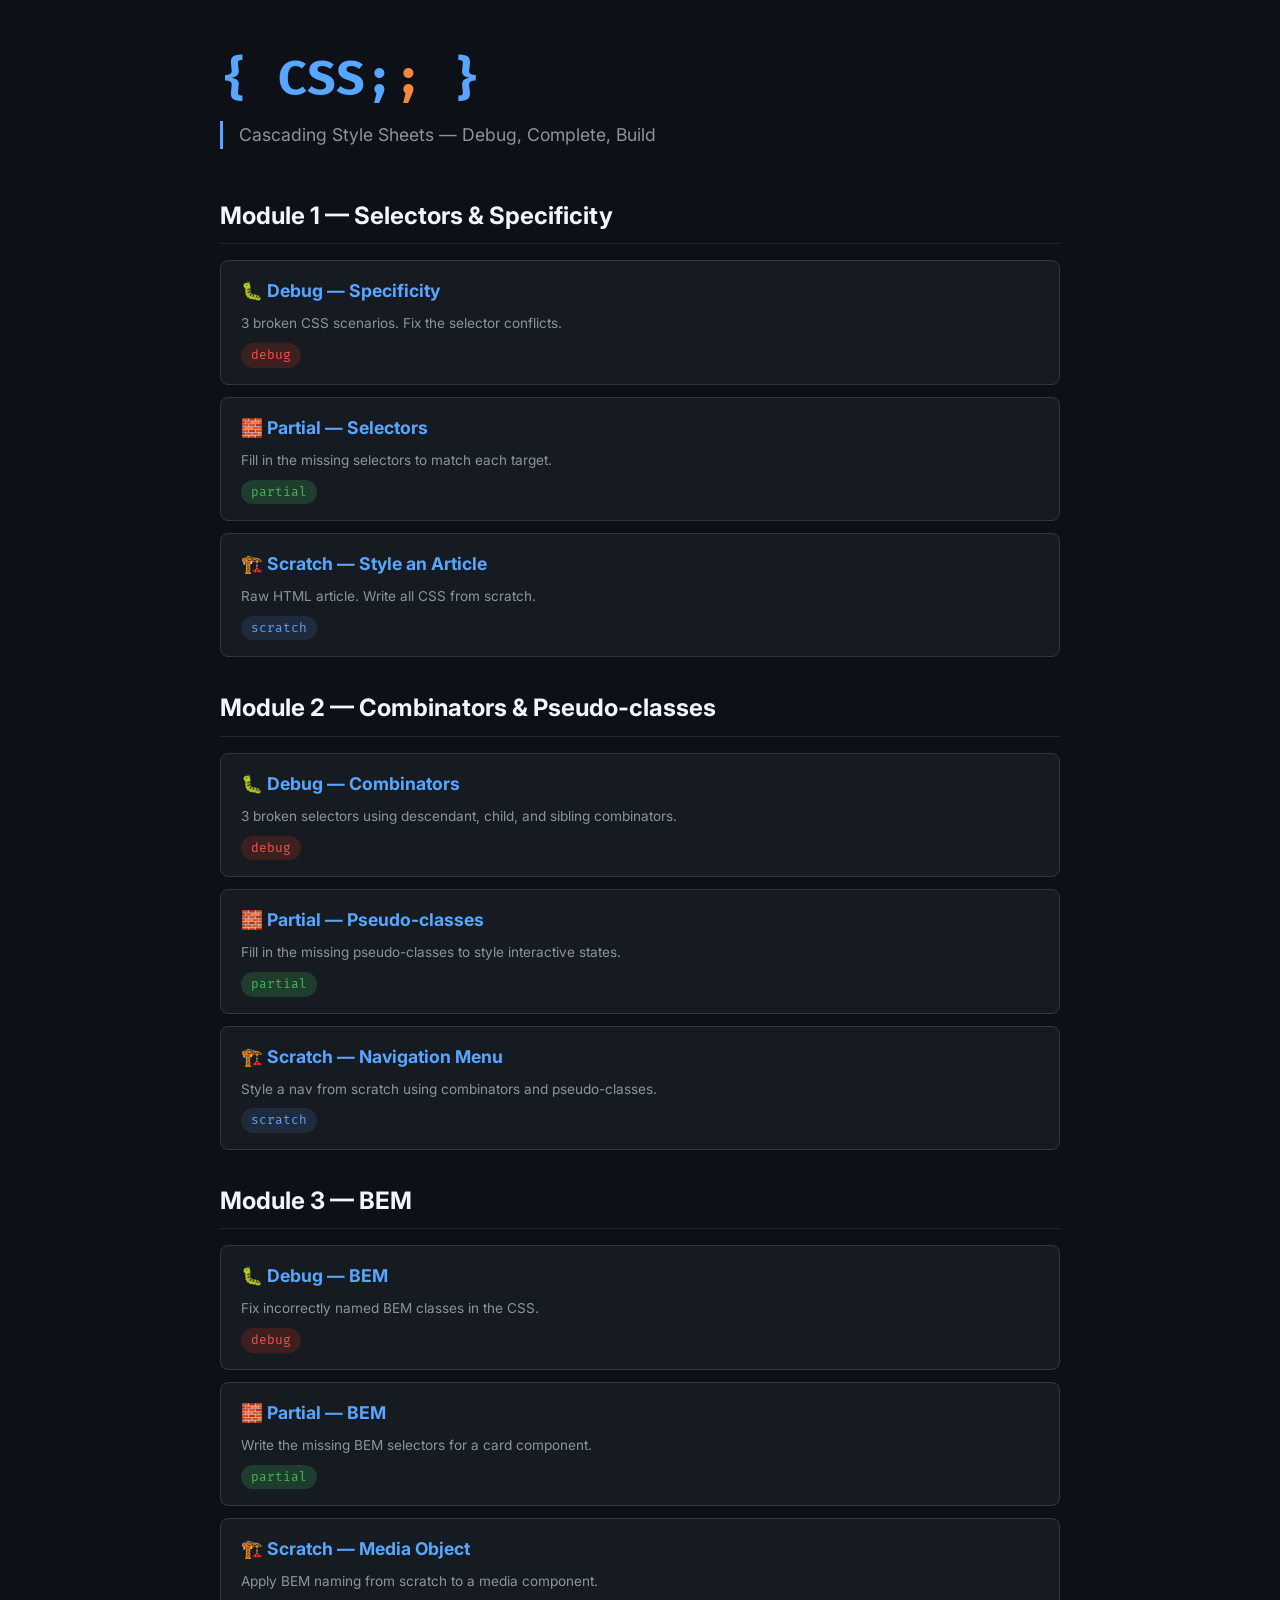
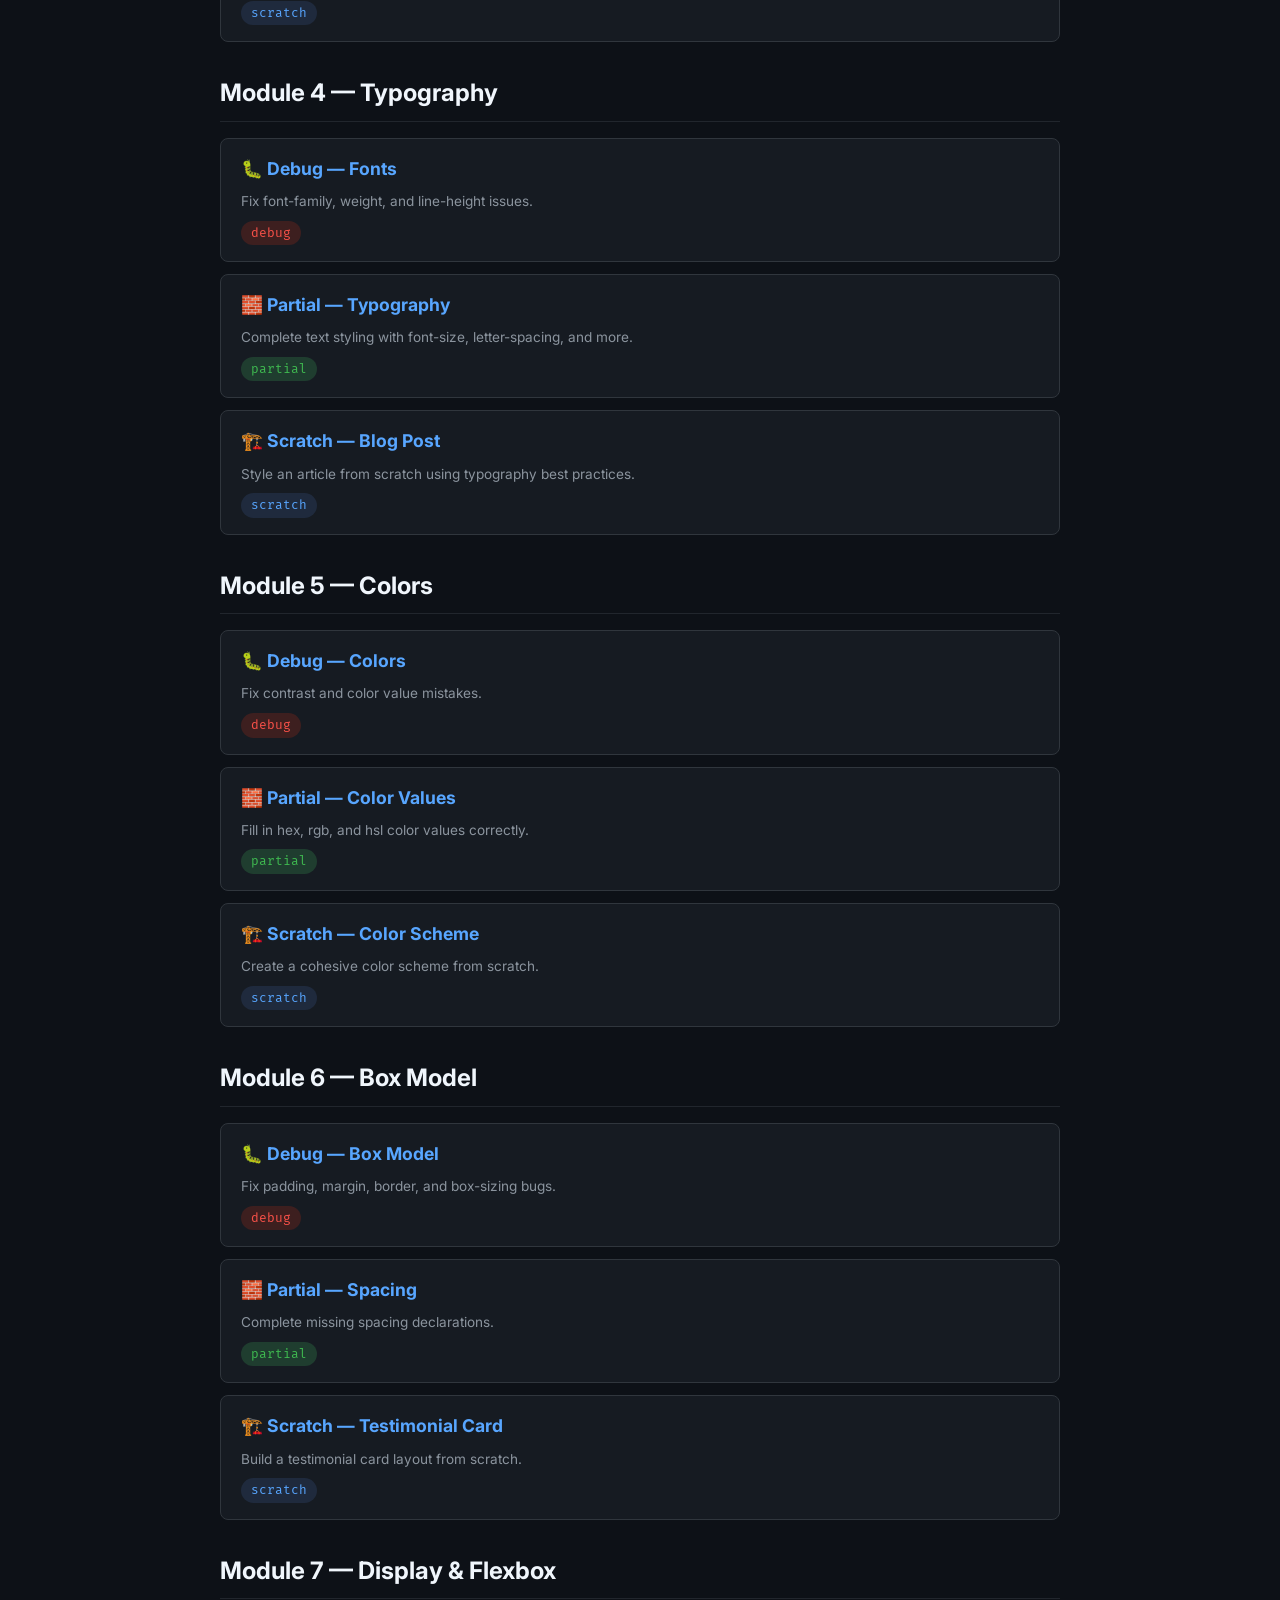
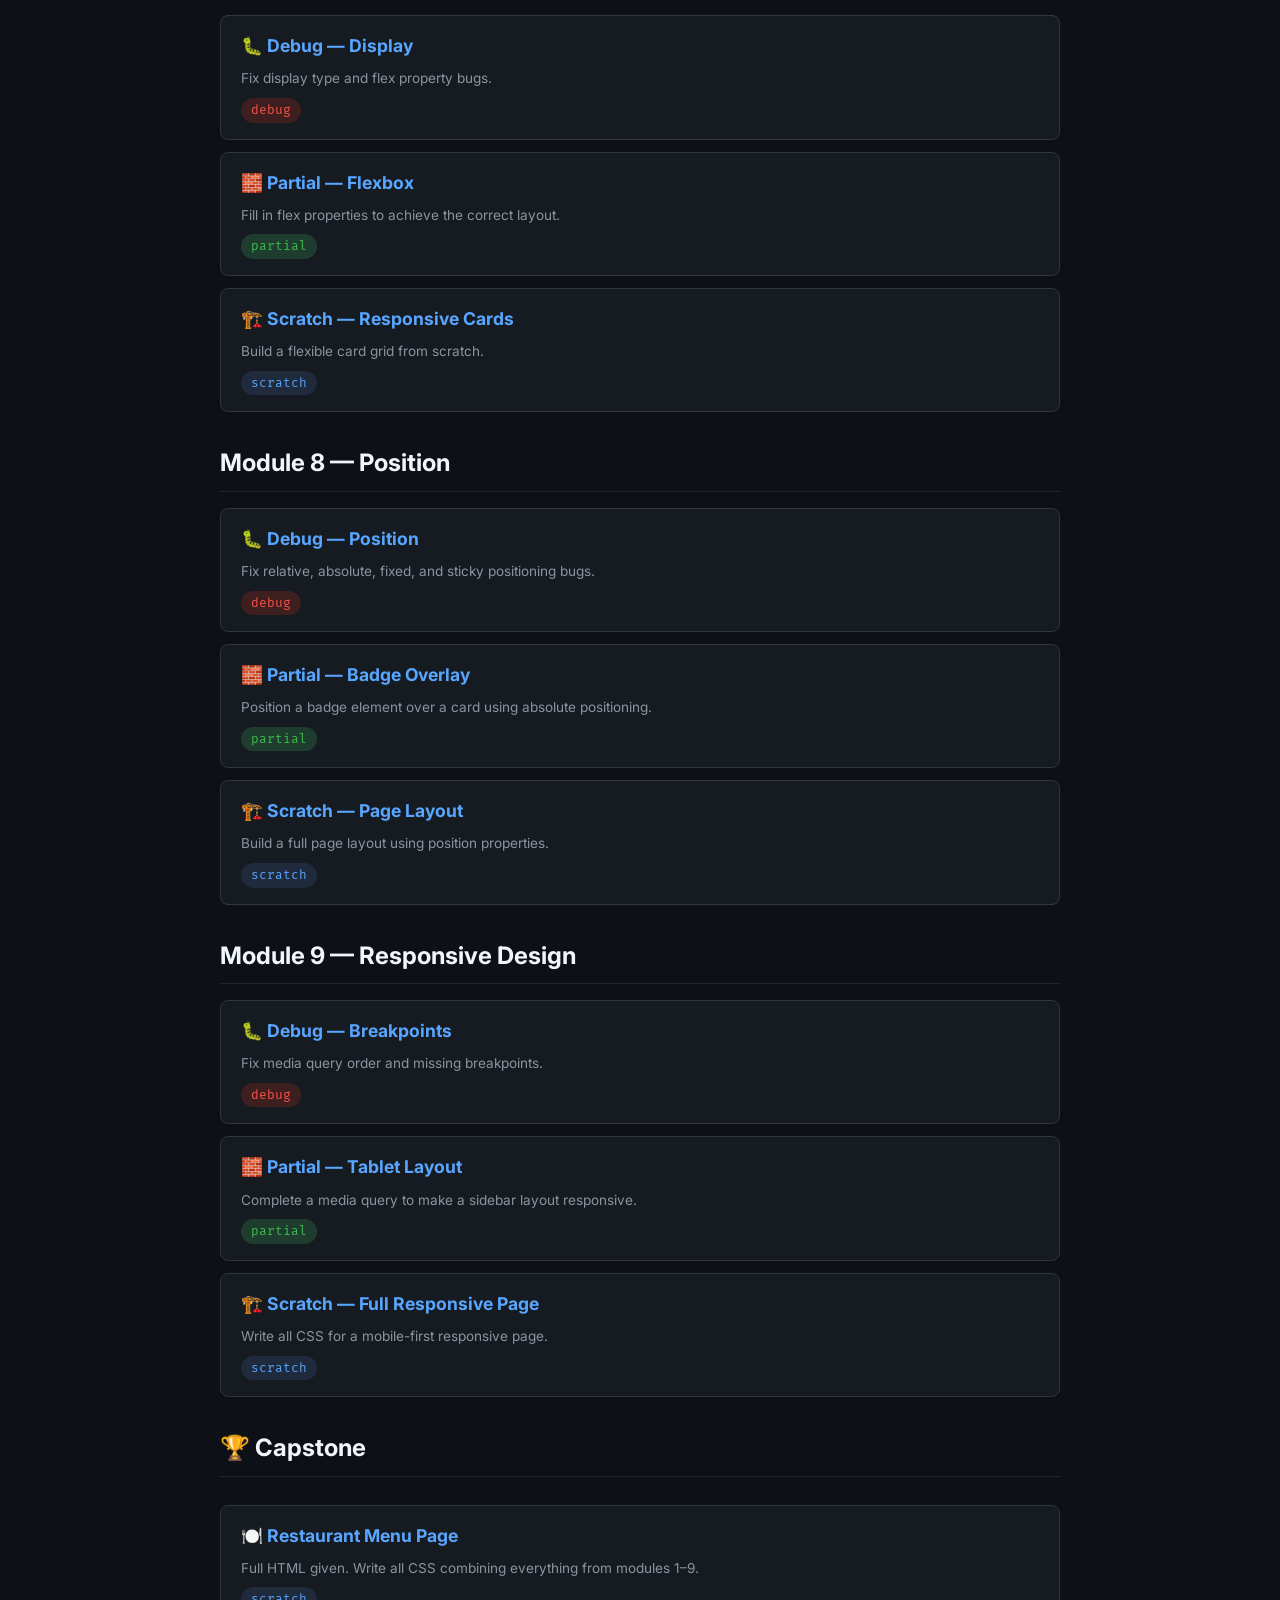
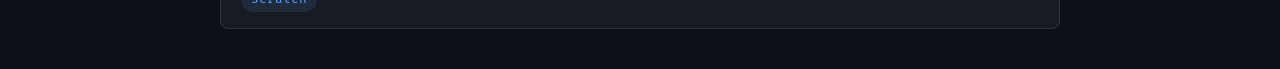
<file: css-ex/index.html>
<!DOCTYPE html>
<html lang="en">
<head>
  <meta charset="UTF-8">
  <meta name="viewport" content="width=device-width, initial-scale=1.0">
  <title>{ CSS; } — Course Hub</title>
  <link rel="preconnect" href="https://fonts.googleapis.com">
  <link href="https://fonts.googleapis.com/css2?family=Fira+Mono:wght@500;700&family=Inter:wght@400;600;700&display=swap" rel="stylesheet">
  <style>
    * { margin: 0; padding: 0; box-sizing: border-box; }
    body { font-family: 'Inter', sans-serif; background: #0d1117; color: #e6edf3; line-height: 1.6; padding: 40px 24px; }
    .container { max-width: 840px; margin: 0 auto; }
    h1 { font-family: 'Fira Mono', monospace; font-size: 3rem; color: #58a6ff; margin-bottom: 4px; }
    h1 span { color: #f0883e; }
    .subtitle { color: #8b949e; font-size: 1.1rem; margin-bottom: 48px; border-left: 3px solid #58a6ff; padding-left: 16px; }
    h2 { font-size: 1.5rem; color: #f0f6fc; margin: 32px 0 16px; padding-bottom: 8px; border-bottom: 1px solid #21262d; }
    .module-grid { display: flex; flex-direction: column; gap: 12px; }
    .module { background: #161b22; border: 1px solid #30363d; border-radius: 8px; padding: 16px 20px; transition: border-color 0.2s; }
    .module:hover { border-color: #58a6ff; }
    .module h3 { font-size: 1.1rem; margin-bottom: 8px; }
    .module h3 a { color: #58a6ff; text-decoration: none; }
    .module h3 a:hover { text-decoration: underline; }
    .module .meta { font-size: 0.85rem; color: #8b949e; }
    .ex-list { display: flex; gap: 8px; flex-wrap: wrap; margin-top: 8px; }
    .ex-tag { font-family: 'Fira Mono', monospace; font-size: 0.8rem; padding: 2px 10px; border-radius: 20px; background: #21262d; color: #8b949e; }
    .ex-tag.debug { background: #3d1f1f; color: #f85149; }
    .ex-tag.partial { background: #1f3d2f; color: #3fb950; }
    .ex-tag.scratch { background: #1f2a3d; color: #58a6ff; }
    .capstone { margin-top: 12px; }
  </style>
</head>
<body>
  <div class="container">
    <h1>{ CSS;<span>;</span> }</h1>
    <div class="subtitle">Cascading Style Sheets — Debug, Complete, Build</div>

    <h2>Module 1 — Selectors &amp; Specificity</h2>
    <div class="module-grid">
      <div class="module">
        <h3><a href="exercises/module-01-selectors/exercise-specificity.html">🐛 Debug — Specificity</a></h3>
        <div class="meta">3 broken CSS scenarios. Fix the selector conflicts.</div>
        <div class="ex-list"><span class="ex-tag debug">debug</span></div>
      </div>
      <div class="module">
        <h3><a href="exercises/module-01-selectors/partial-selectors.html">🧱 Partial — Selectors</a></h3>
        <div class="meta">Fill in the missing selectors to match each target.</div>
        <div class="ex-list"><span class="ex-tag partial">partial</span></div>
      </div>
      <div class="module">
        <h3><a href="exercises/module-01-selectors/scratch-style-article.html">🏗️ Scratch — Style an Article</a></h3>
        <div class="meta">Raw HTML article. Write all CSS from scratch.</div>
        <div class="ex-list"><span class="ex-tag scratch">scratch</span></div>
      </div>
    </div>

    <h2>Module 2 — Combinators &amp; Pseudo-classes</h2>
    <div class="module-grid">
      <div class="module">
        <h3><a href="exercises/module-02-combinators/exercise-combinators.html">🐛 Debug — Combinators</a></h3>
        <div class="meta">3 broken selectors using descendant, child, and sibling combinators.</div>
        <div class="ex-list"><span class="ex-tag debug">debug</span></div>
      </div>
      <div class="module">
        <h3><a href="exercises/module-02-combinators/partial-pseudo.html">🧱 Partial — Pseudo-classes</a></h3>
        <div class="meta">Fill in the missing pseudo-classes to style interactive states.</div>
        <div class="ex-list"><span class="ex-tag partial">partial</span></div>
      </div>
      <div class="module">
        <h3><a href="exercises/module-02-combinators/scratch-menu.html">🏗️ Scratch — Navigation Menu</a></h3>
        <div class="meta">Style a nav from scratch using combinators and pseudo-classes.</div>
        <div class="ex-list"><span class="ex-tag scratch">scratch</span></div>
      </div>
    </div>

    <h2>Module 3 — BEM</h2>
    <div class="module-grid">
      <div class="module">
        <h3><a href="exercises/module-03-bem/exercise-bem.html">🐛 Debug — BEM</a></h3>
        <div class="meta">Fix incorrectly named BEM classes in the CSS.</div>
        <div class="ex-list"><span class="ex-tag debug">debug</span></div>
      </div>
      <div class="module">
        <h3><a href="exercises/module-03-bem/partial-bem.html">🧱 Partial — BEM</a></h3>
        <div class="meta">Write the missing BEM selectors for a card component.</div>
        <div class="ex-list"><span class="ex-tag partial">partial</span></div>
      </div>
      <div class="module">
        <h3><a href="exercises/module-03-bem/scratch-bem.html">🏗️ Scratch — Media Object</a></h3>
        <div class="meta">Apply BEM naming from scratch to a media component.</div>
        <div class="ex-list"><span class="ex-tag scratch">scratch</span></div>
      </div>
    </div>

    <h2>Module 4 — Typography</h2>
    <div class="module-grid">
      <div class="module">
        <h3><a href="exercises/module-04-typography/exercise-font.html">🐛 Debug — Fonts</a></h3>
        <div class="meta">Fix font-family, weight, and line-height issues.</div>
        <div class="ex-list"><span class="ex-tag debug">debug</span></div>
      </div>
      <div class="module">
        <h3><a href="exercises/module-04-typography/partial-typography.html">🧱 Partial — Typography</a></h3>
        <div class="meta">Complete text styling with font-size, letter-spacing, and more.</div>
        <div class="ex-list"><span class="ex-tag partial">partial</span></div>
      </div>
      <div class="module">
        <h3><a href="exercises/module-04-typography/scratch-blog-post.html">🏗️ Scratch — Blog Post</a></h3>
        <div class="meta">Style an article from scratch using typography best practices.</div>
        <div class="ex-list"><span class="ex-tag scratch">scratch</span></div>
      </div>
    </div>

    <h2>Module 5 — Colors</h2>
    <div class="module-grid">
      <div class="module">
        <h3><a href="exercises/module-05-colors/exercise-color.html">🐛 Debug — Colors</a></h3>
        <div class="meta">Fix contrast and color value mistakes.</div>
        <div class="ex-list"><span class="ex-tag debug">debug</span></div>
      </div>
      <div class="module">
        <h3><a href="exercises/module-05-colors/partial-color-values.html">🧱 Partial — Color Values</a></h3>
        <div class="meta">Fill in hex, rgb, and hsl color values correctly.</div>
        <div class="ex-list"><span class="ex-tag partial">partial</span></div>
      </div>
      <div class="module">
        <h3><a href="exercises/module-05-colors/scratch-color-scheme.html">🏗️ Scratch — Color Scheme</a></h3>
        <div class="meta">Create a cohesive color scheme from scratch.</div>
        <div class="ex-list"><span class="ex-tag scratch">scratch</span></div>
      </div>
    </div>

    <h2>Module 6 — Box Model</h2>
    <div class="module-grid">
      <div class="module">
        <h3><a href="exercises/module-06-box-model/exercise-box.html">🐛 Debug — Box Model</a></h3>
        <div class="meta">Fix padding, margin, border, and box-sizing bugs.</div>
        <div class="ex-list"><span class="ex-tag debug">debug</span></div>
      </div>
      <div class="module">
        <h3><a href="exercises/module-06-box-model/partial-spacing.html">🧱 Partial — Spacing</a></h3>
        <div class="meta">Complete missing spacing declarations.</div>
        <div class="ex-list"><span class="ex-tag partial">partial</span></div>
      </div>
      <div class="module">
        <h3><a href="exercises/module-06-box-model/scratch-testimonial.html">🏗️ Scratch — Testimonial Card</a></h3>
        <div class="meta">Build a testimonial card layout from scratch.</div>
        <div class="ex-list"><span class="ex-tag scratch">scratch</span></div>
      </div>
    </div>

    <h2>Module 7 — Display &amp; Flexbox</h2>
    <div class="module-grid">
      <div class="module">
        <h3><a href="exercises/module-07-display-flexbox/exercise-display.html">🐛 Debug — Display</a></h3>
        <div class="meta">Fix display type and flex property bugs.</div>
        <div class="ex-list"><span class="ex-tag debug">debug</span></div>
      </div>
      <div class="module">
        <h3><a href="exercises/module-07-display-flexbox/partial-flexbox.html">🧱 Partial — Flexbox</a></h3>
        <div class="meta">Fill in flex properties to achieve the correct layout.</div>
        <div class="ex-list"><span class="ex-tag partial">partial</span></div>
      </div>
      <div class="module">
        <h3><a href="exercises/module-07-display-flexbox/scratch-responsive-cards.html">🏗️ Scratch — Responsive Cards</a></h3>
        <div class="meta">Build a flexible card grid from scratch.</div>
        <div class="ex-list"><span class="ex-tag scratch">scratch</span></div>
      </div>
    </div>

    <h2>Module 8 — Position</h2>
    <div class="module-grid">
      <div class="module">
        <h3><a href="exercises/module-08-position/exercise-position.html">🐛 Debug — Position</a></h3>
        <div class="meta">Fix relative, absolute, fixed, and sticky positioning bugs.</div>
        <div class="ex-list"><span class="ex-tag debug">debug</span></div>
      </div>
      <div class="module">
        <h3><a href="exercises/module-08-position/partial-badge.html">🧱 Partial — Badge Overlay</a></h3>
        <div class="meta">Position a badge element over a card using absolute positioning.</div>
        <div class="ex-list"><span class="ex-tag partial">partial</span></div>
      </div>
      <div class="module">
        <h3><a href="exercises/module-08-position/scratch-page-layout.html">🏗️ Scratch — Page Layout</a></h3>
        <div class="meta">Build a full page layout using position properties.</div>
        <div class="ex-list"><span class="ex-tag scratch">scratch</span></div>
      </div>
    </div>

    <h2>Module 9 — Responsive Design</h2>
    <div class="module-grid">
      <div class="module">
        <h3><a href="exercises/module-09-responsive/exercise-breakpoints.html">🐛 Debug — Breakpoints</a></h3>
        <div class="meta">Fix media query order and missing breakpoints.</div>
        <div class="ex-list"><span class="ex-tag debug">debug</span></div>
      </div>
      <div class="module">
        <h3><a href="exercises/module-09-responsive/partial-tablet.html">🧱 Partial — Tablet Layout</a></h3>
        <div class="meta">Complete a media query to make a sidebar layout responsive.</div>
        <div class="ex-list"><span class="ex-tag partial">partial</span></div>
      </div>
      <div class="module">
        <h3><a href="exercises/module-09-responsive/scratch-full-responsive.css">🏗️ Scratch — Full Responsive Page</a></h3>
        <div class="meta">Write all CSS for a mobile-first responsive page.</div>
        <div class="ex-list"><span class="ex-tag scratch">scratch</span></div>
      </div>
    </div>

    <h2>🏆 Capstone</h2>
    <div class="module-grid">
      <div class="module capstone">
        <h3><a href="exercises/capstone-restaurant/index.html">🍽️ Restaurant Menu Page</a></h3>
        <div class="meta">Full HTML given. Write all CSS combining everything from modules 1–9.</div>
        <div class="ex-list"><span class="ex-tag scratch">scratch</span></div>
      </div>
    </div>
  </div>
</body>
</html>
</file>
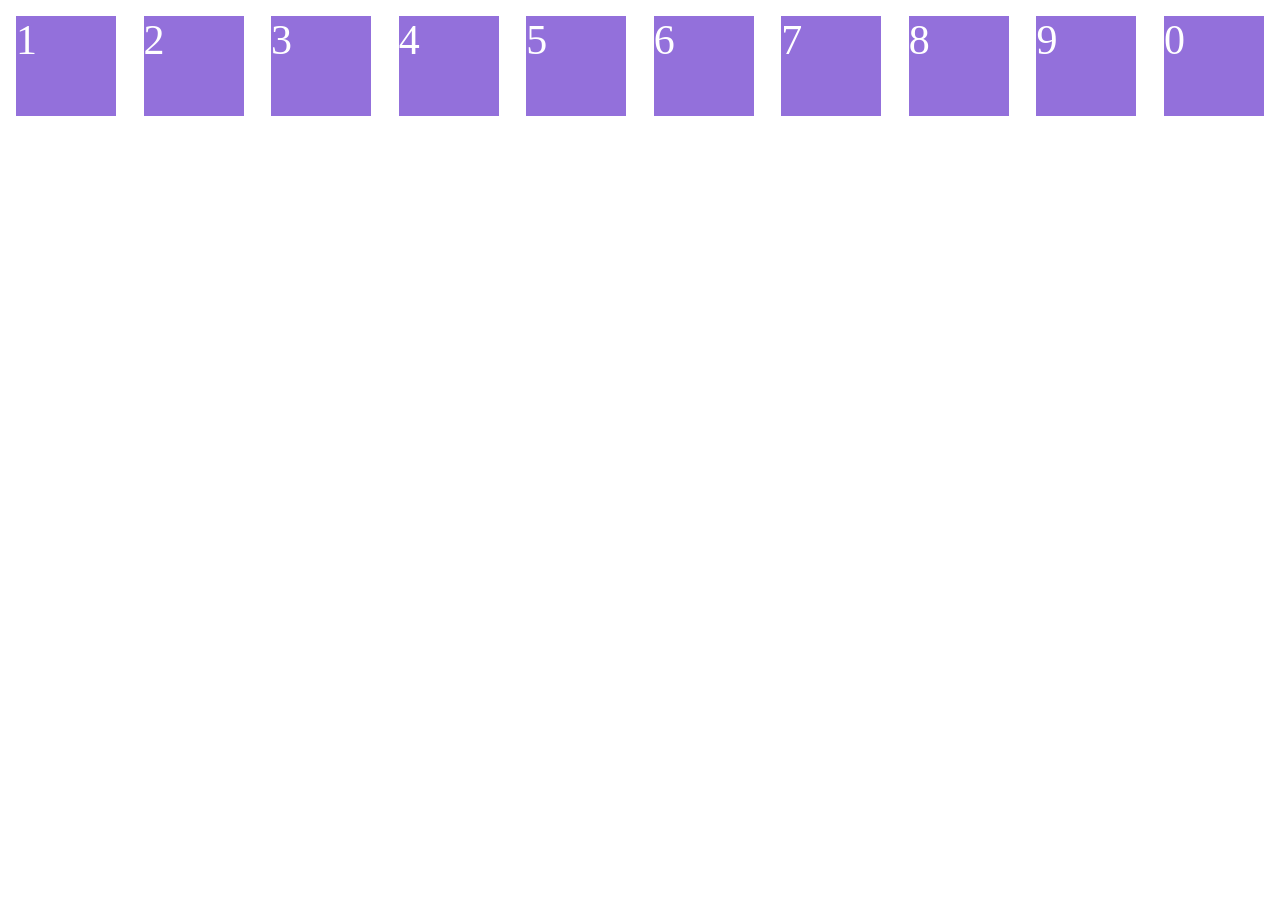
<file: css-ex/boxmodel/index.html>
<!DOCTYPE html>
<html lang="en">
<head>
    <meta charset="UTF-8">
    <meta name="viewport" content="width=device-width, initial-scale=1.0">
    <title>CSS flexbox</title>
    <link rel="stylesheet" href="style.css">
</head>
<body>
    <div class="container">
      <div class="box">1</div>
      <div class="box">2</div>
      <div class="box">3</div>
      <div class="box">4</div>
      <div class="box">5</div>
      <div class="box">6</div>
      <div class="box">7</div>
      <div class="box">8</div>
      <div class="box">9</div>
      <div class="box">0</div>
    </div>
</body>
</html>
</file>
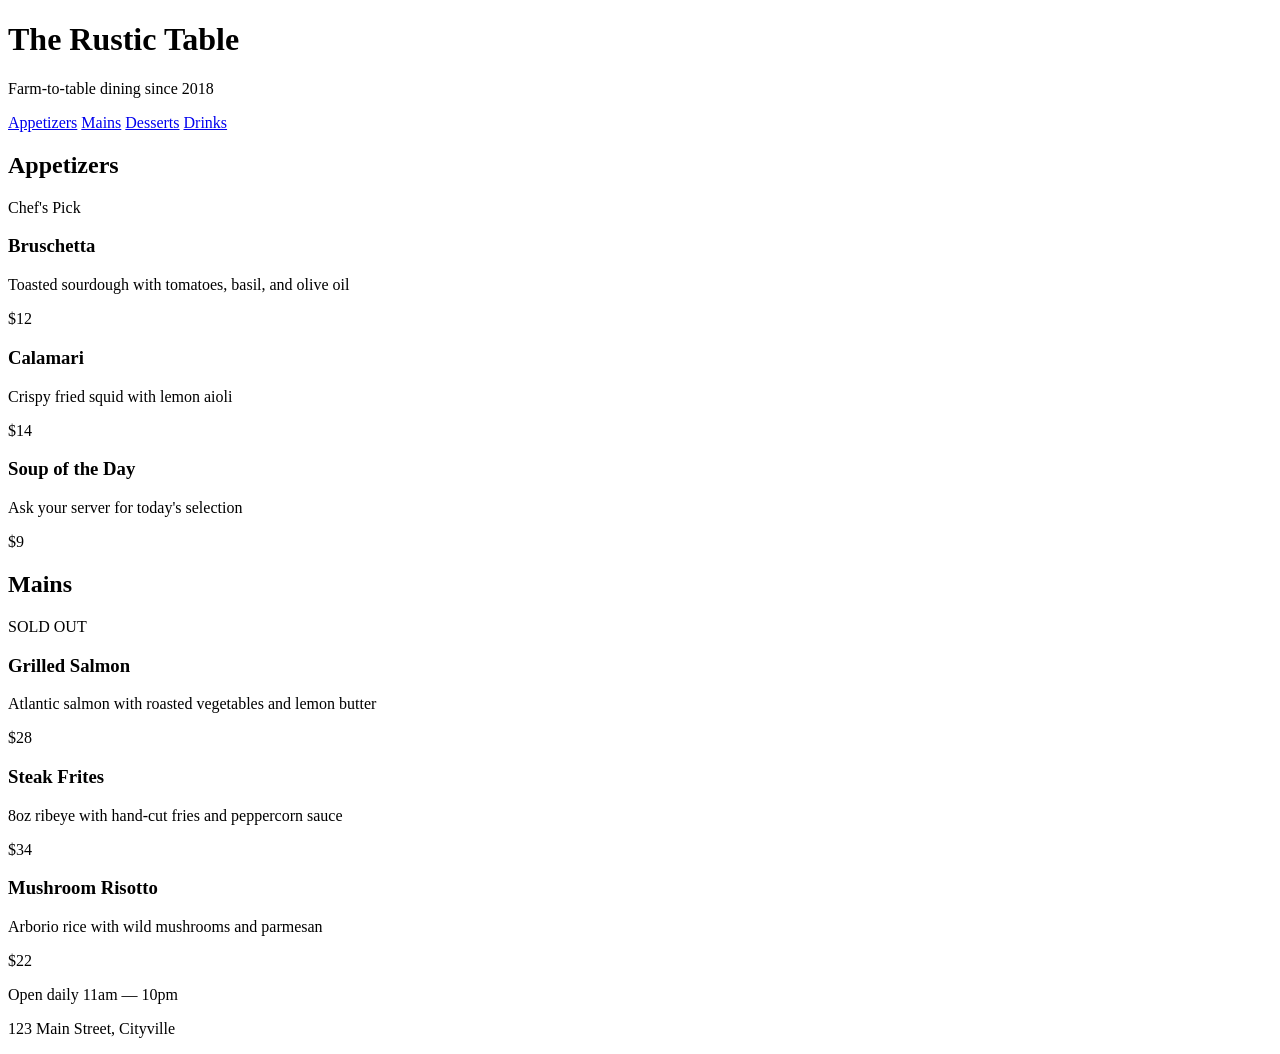
<file: css-ex/exercises/capstone-restaurant/index.html>
<!DOCTYPE html>
<html lang="en">
<head>
  <meta charset="UTF-8">
  <meta name="viewport" content="width=device-width, initial-scale=1.0">
  <title>🍽️ Restaurant Menu</title>
  <link rel="stylesheet" href="style.css">
</head>
<body>

  <header class="header">
    <h1 class="header__title">The Rustic Table</h1>
    <p class="header__subtitle">Farm-to-table dining since 2018</p>
  </header>

  <nav class="nav">
    <a href="#" class="nav__link">Appetizers</a>
    <a href="#" class="nav__link">Mains</a>
    <a href="#" class="nav__link">Desserts</a>
    <a href="#" class="nav__link">Drinks</a>
  </nav>

  <main class="menu">
    <section class="menu__section">
      <h2 class="menu__heading">Appetizers</h2>
      <div class="menu__grid">
        <div class="menu-item">
          <span class="menu-item__badge">Chef's Pick</span>
          <h3 class="menu-item__name">Bruschetta</h3>
          <p class="menu-item__desc">Toasted sourdough with tomatoes, basil, and olive oil</p>
          <span class="menu-item__price">$12</span>
        </div>
        <div class="menu-item">
          <h3 class="menu-item__name">Calamari</h3>
          <p class="menu-item__desc">Crispy fried squid with lemon aioli</p>
          <span class="menu-item__price">$14</span>
        </div>
        <div class="menu-item">
          <h3 class="menu-item__name">Soup of the Day</h3>
          <p class="menu-item__desc">Ask your server for today's selection</p>
          <span class="menu-item__price">$9</span>
        </div>
      </div>
    </section>

    <section class="menu__section">
      <h2 class="menu__heading">Mains</h2>
      <div class="menu__grid">
        <div class="menu-item">
          <span class="menu-item__badge menu-item__badge--sold">SOLD OUT</span>
          <h3 class="menu-item__name">Grilled Salmon</h3>
          <p class="menu-item__desc">Atlantic salmon with roasted vegetables and lemon butter</p>
          <span class="menu-item__price">$28</span>
        </div>
        <div class="menu-item">
          <h3 class="menu-item__name">Steak Frites</h3>
          <p class="menu-item__desc">8oz ribeye with hand-cut fries and peppercorn sauce</p>
          <span class="menu-item__price">$34</span>
        </div>
        <div class="menu-item">
          <h3 class="menu-item__name">Mushroom Risotto</h3>
          <p class="menu-item__desc">Arborio rice with wild mushrooms and parmesan</p>
          <span class="menu-item__price">$22</span>
        </div>
      </div>
    </section>
  </main>

  <footer class="footer">
    <p class="footer__text">Open daily 11am — 10pm</p>
    <p class="footer__text">123 Main Street, Cityville</p>
  </footer>

</body>
</html>
</file>
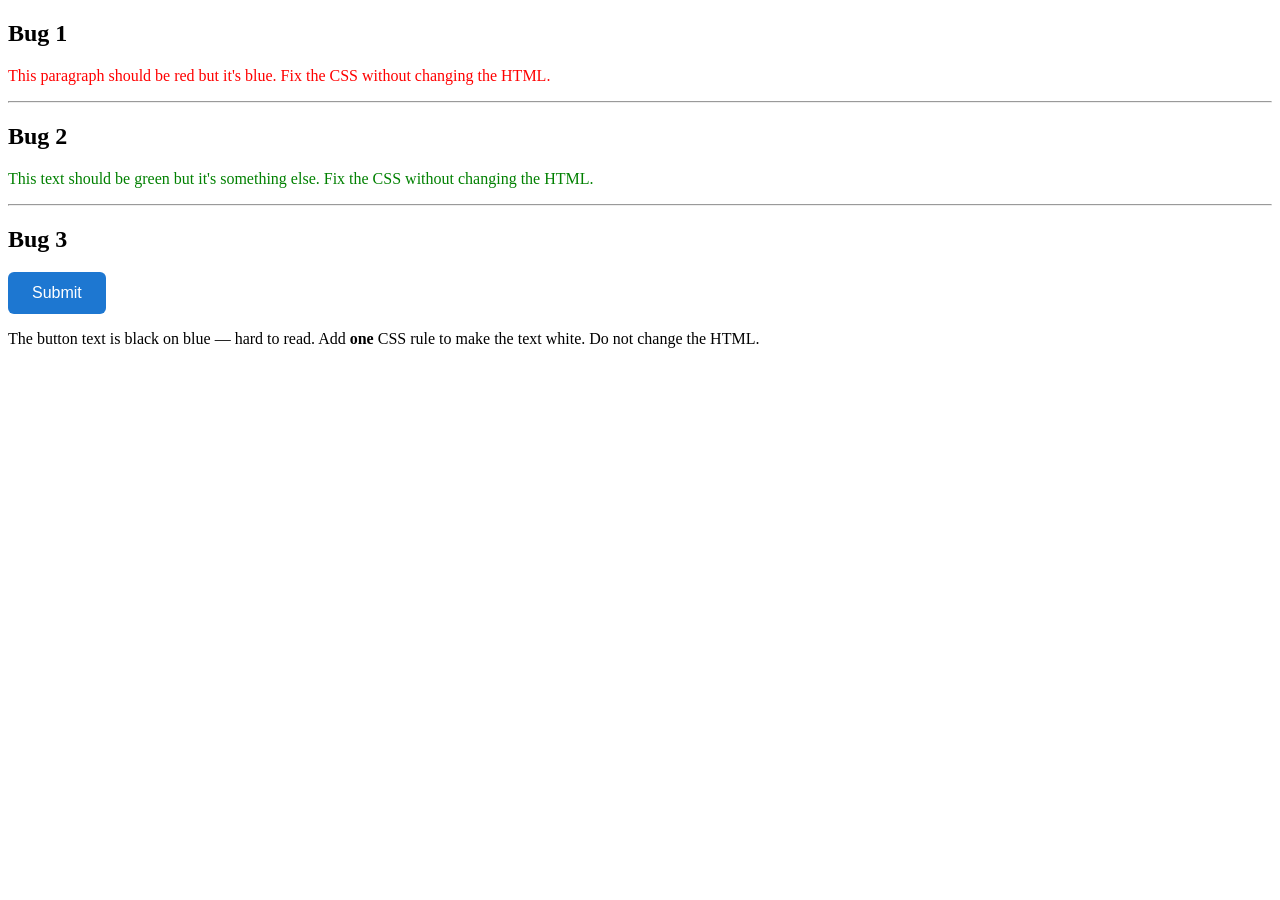
<file: css-ex/exercises/module-01-selectors/exercise-specificity.html>
<!DOCTYPE html>
<html lang="en">
<head>
  <meta charset="UTF-8">
  <meta name="viewport" content="width=device-width, initial-scale=1.0">
  <title>Debug — Specificity</title>
  <link rel="stylesheet" href="exercise-specificity.css">
</head>
<body>

  <section class="exercise">
    <h2>Bug 1</h2>
    <p class="highlight">This paragraph should be red but it's blue. Fix the CSS without changing the HTML.</p>
  </section>

  <hr>

  <section class="exercise">
    <h2>Bug 2</h2>
    <div class="card">
      <p id="special">This text should be green but it's something else. Fix the CSS without changing the HTML.</p>
    </div>
  </section>

  <hr>

  <section class="exercise">
    <h2>Bug 3</h2>
    <button class="btn">Submit</button>
    <p>The button text is black on blue — hard to read. Add <strong>one</strong> CSS rule to make the text white. Do not change the HTML.</p>
  </section>

</body>
</html>
</file>
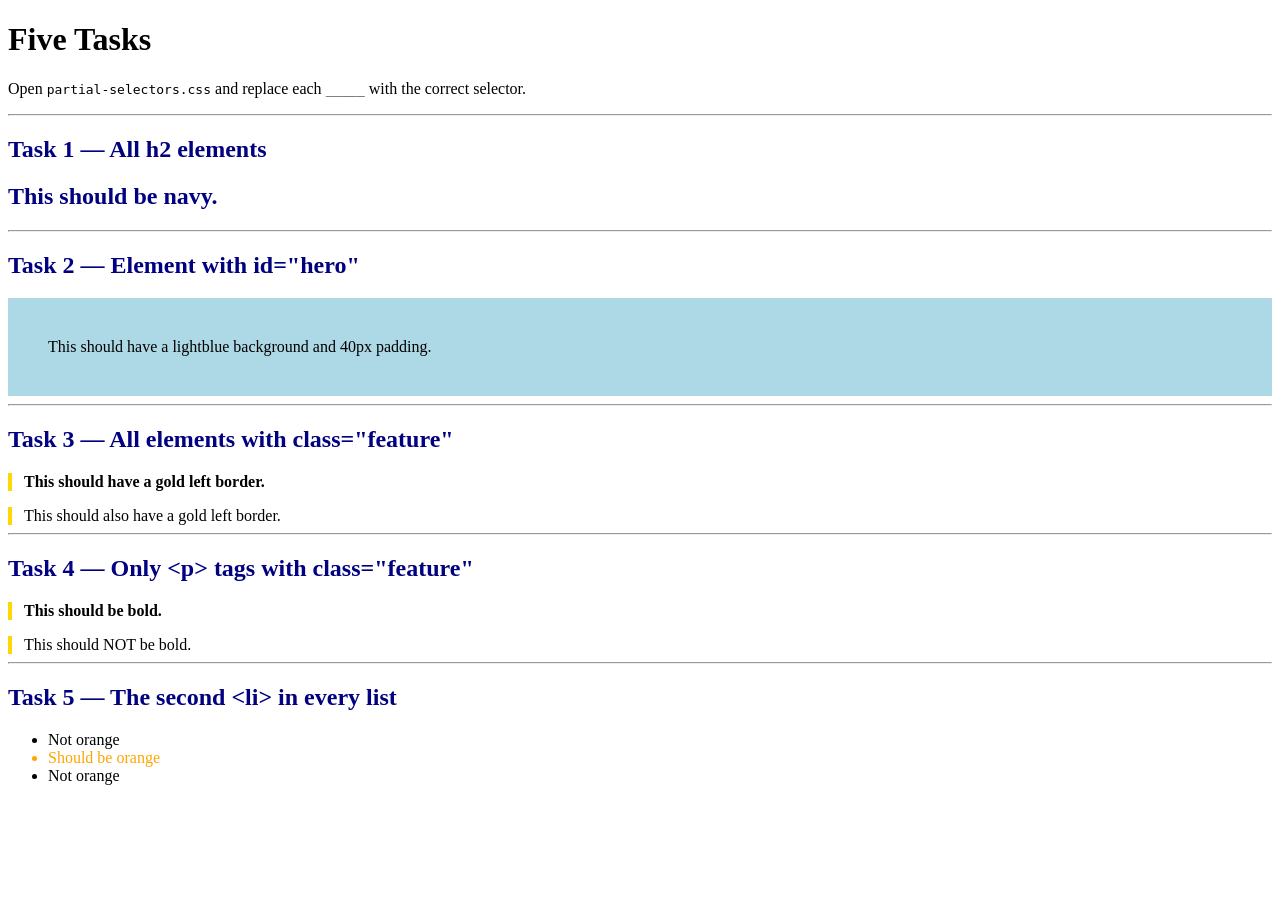
<file: css-ex/exercises/module-01-selectors/partial-selectors.html>
<!DOCTYPE html>
<html lang="en">
<head>
  <meta charset="UTF-8">
  <meta name="viewport" content="width=device-width, initial-scale=1.0">
  <title>Partial — Selectors</title>
  <link rel="stylesheet" href="partial-selectors.css">
</head>
<body>

  <h1>Five Tasks</h1>
  <p>Open <code>partial-selectors.css</code> and replace each <code>_____</code> with the correct selector.</p>

  <hr>

  <h2>Task 1 — All h2 elements</h2>
  <h2>This should be navy.</h2>

  <hr>

  <h2>Task 2 — Element with id="hero"</h2>
  <div id="hero">This should have a lightblue background and 40px padding.</div>

  <hr>

  <h2>Task 3 — All elements with class="feature"</h2>
  <p class="feature">This should have a gold left border.</p>
  <div class="feature">This should also have a gold left border.</div>

  <hr>

  <h2>Task 4 — Only &lt;p&gt; tags with class="feature"</h2>
  <p class="feature">This should be bold.</p>
  <div class="feature">This should NOT be bold.</div>

  <hr>

  <h2>Task 5 — The second &lt;li&gt; in every list</h2>
  <ul>
    <li>Not orange</li>
    <li>Should be orange</li>
    <li>Not orange</li>
  </ul>

</body>
</html>
</file>
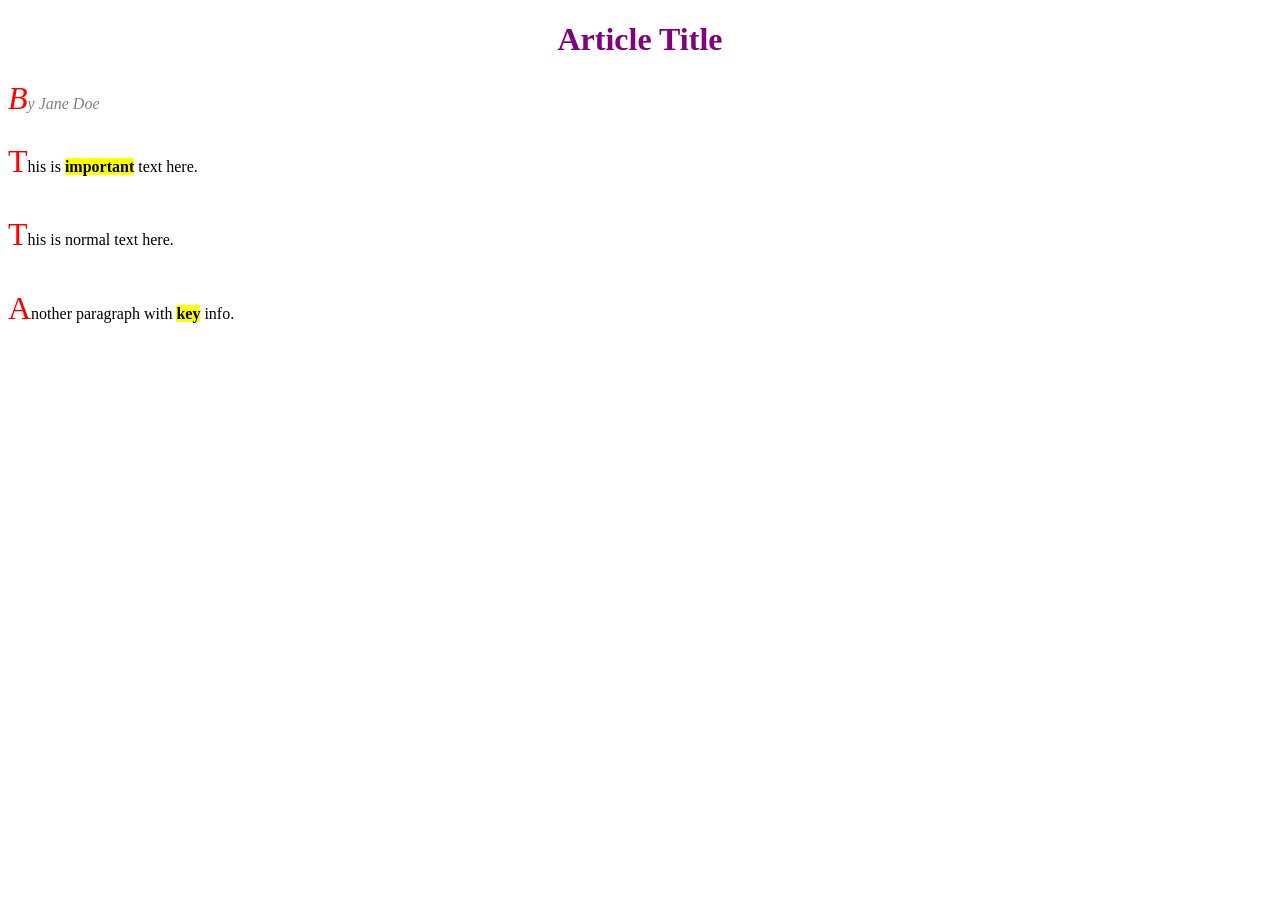
<file: css-ex/exercises/module-01-selectors/scratch-style-article.html>
<!DOCTYPE html>
<html lang="en">
<head>
  <meta charset="UTF-8">
  <meta name="viewport" content="width=device-width, initial-scale=1.0">
  <title>Scratch — Style an Article</title>
  <link rel="stylesheet" href="scratch-style-article.css">
</head>
<body>
  <h1>Article Title</h1>
  <p id="author">By Jane Doe</p>
  <div class="content">
    <p>This is <span class="highlight">important</span> text here.</p>
    <p>This is <span>normal</span> text here.</p>
    <p>Another paragraph with <span class="highlight">key</span> info.</p>
  </div>
</body>
</html>
</file>
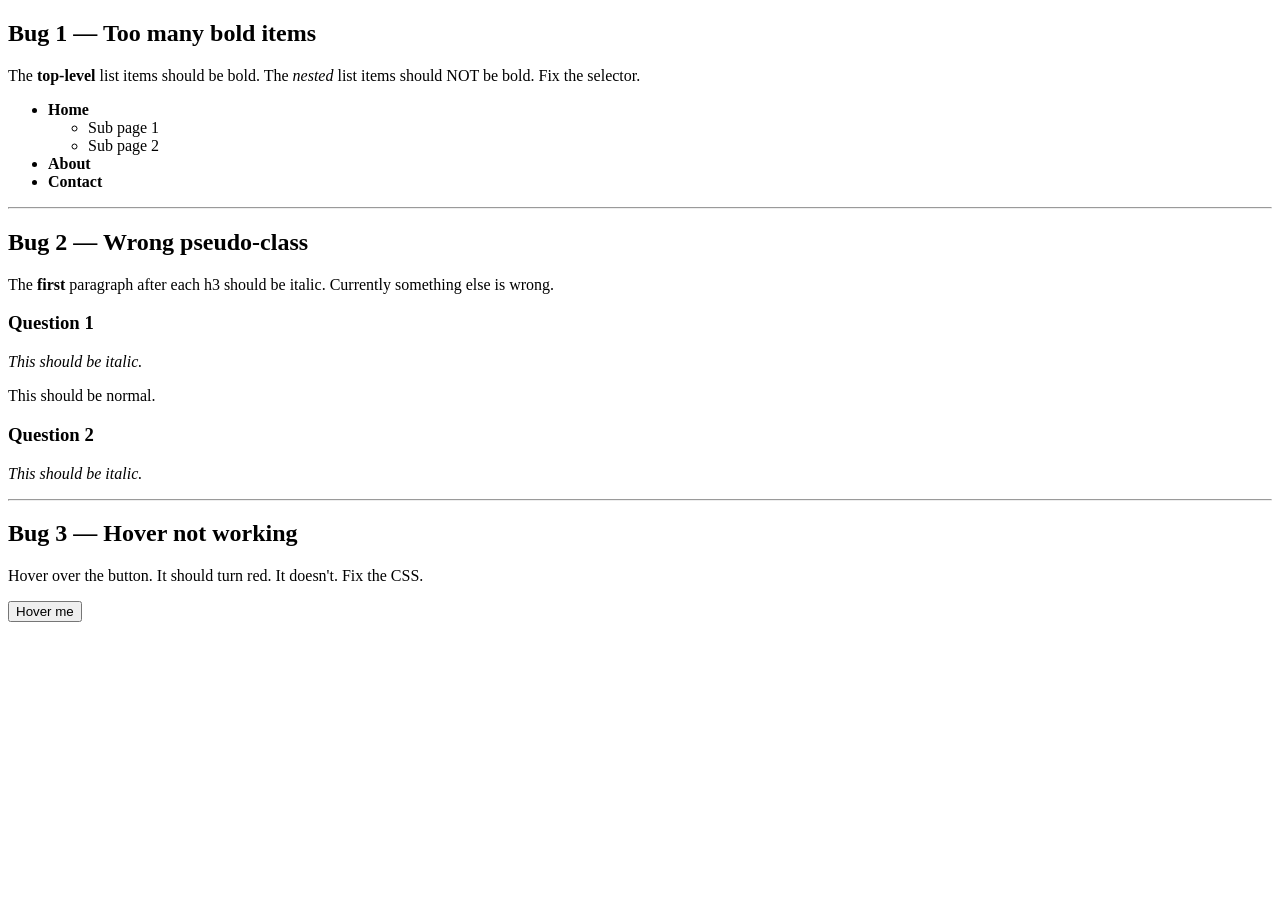
<file: css-ex/exercises/module-02-combinators/exercise-combinators.html>
<!DOCTYPE html>
<html lang="en">
<head>
  <meta charset="UTF-8">
  <meta name="viewport" content="width=device-width, initial-scale=1.0">
  <title>Debug — Combinators</title>
  <link rel="stylesheet" href="exercise-combinators.css">
</head>
<body>

  <section class="exercise">
    <h2>Bug 1 — Too many bold items</h2>
    <p>The <strong>top-level</strong> list items should be bold. The <em>nested</em> list items should NOT be bold. Fix the selector.</p>
    <ul class="nav">
      <li>Home
        <ul>
          <li>Sub page 1</li>
          <li>Sub page 2</li>
        </ul>
      </li>
      <li>About</li>
      <li>Contact</li>
    </ul>
  </section>

  <hr>

  <section class="exercise">
    <h2>Bug 2 — Wrong pseudo-class</h2>
    <p>The <strong>first</strong> paragraph after each h3 should be italic. Currently something else is wrong.</p>
    <div class="faq">
      <h3>Question 1</h3>
      <p>This should be italic.</p>
      <p>This should be normal.</p>
      <h3>Question 2</h3>
      <p>This should be italic.</p>
    </div>
  </section>

  <hr>

  <section class="exercise">
    <h2>Bug 3 — Hover not working</h2>
    <p>Hover over the button. It should turn red. It doesn't. Fix the CSS.</p>
    <button class="btn-hover">Hover me</button>
  </section>

</body>
</html>
</file>
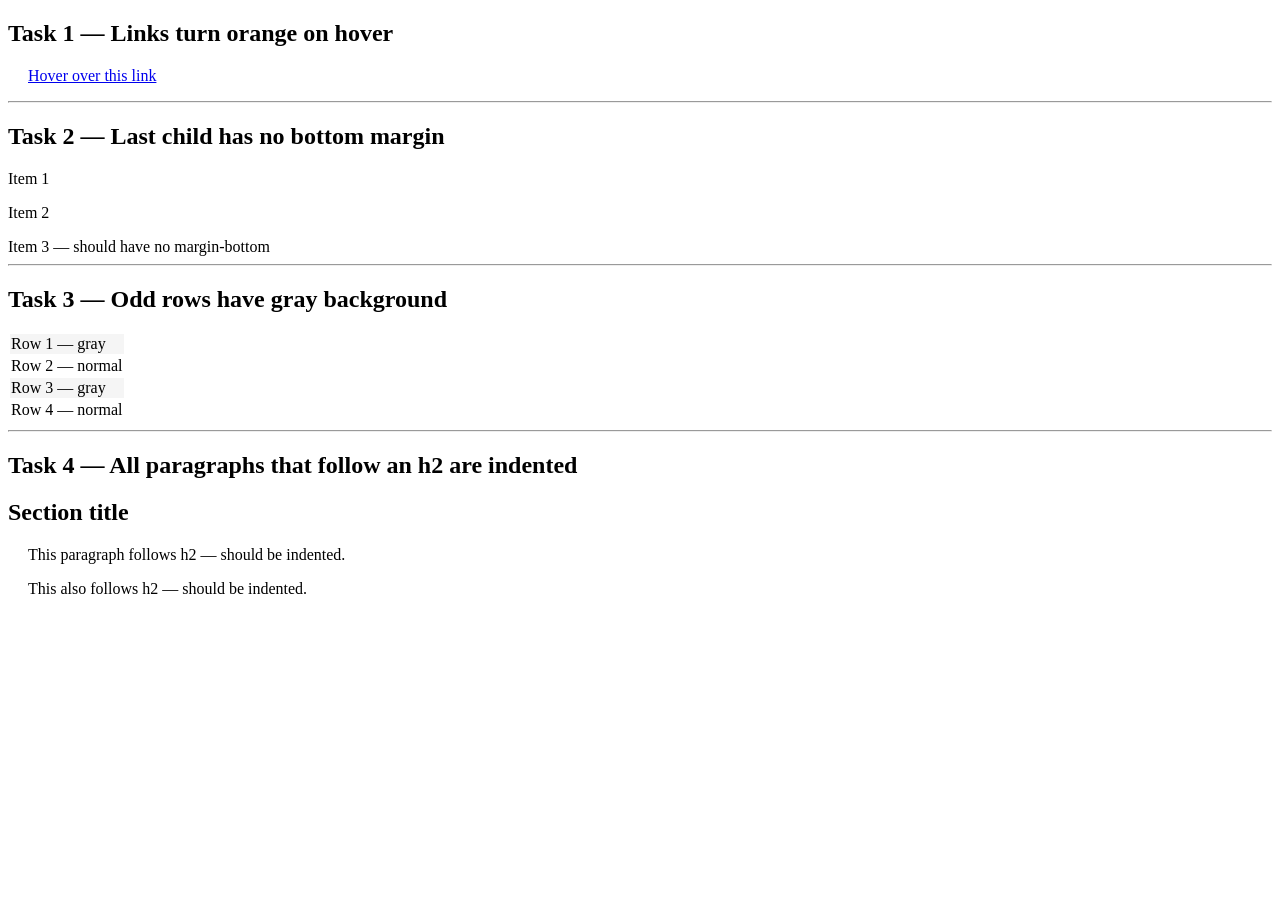
<file: css-ex/exercises/module-02-combinators/partial-pseudo.html>
<!DOCTYPE html>
<html lang="en">
<head>
  <meta charset="UTF-8">
  <meta name="viewport" content="width=device-width, initial-scale=1.0">
  <title>Partial — Pseudo-classes</title>
  <link rel="stylesheet" href="partial-pseudo.css">
</head>
<body>

  <h2>Task 1 — Links turn orange on hover</h2>
  <p><a href="#">Hover over this link</a></p>

  <hr>

  <h2>Task 2 — Last child has no bottom margin</h2>
  <div class="list">
    <p>Item 1</p>
    <p>Item 2</p>
    <p>Item 3 — should have no margin-bottom</p>
  </div>

  <hr>

  <h2>Task 3 — Odd rows have gray background</h2>
  <table>
    <tr><td>Row 1 — gray</td></tr>
    <tr><td>Row 2 — normal</td></tr>
    <tr><td>Row 3 — gray</td></tr>
    <tr><td>Row 4 — normal</td></tr>
  </table>

  <hr>

  <h2>Task 4 — All paragraphs that follow an h2 are indented</h2>
  <h2>Section title</h2>
  <p>This paragraph follows h2 — should be indented.</p>
  <p>This also follows h2 — should be indented.</p>

</body>
</html>
</file>
<file: css-ex/boxmodel/style.css>
.container {
    height: 500px;
    display: flex;
    justify-content: space-between;
    flex-direction: row;
    flex-wrap: wrap;
}

.box {
    width: 100px;
    height: 100px;
    background-color: mediumpurple;
    font: bold;
    color: white;
    font-size: 42px;
    margin: 8px;
}
</file>
<file: css-ex/exercises/capstone-restaurant/style.css>
/* ============================================
   🏆 CAPSTONE — RESTAURANT MENU
   Write ALL CSS from scratch.
   
   The HTML is complete with BEM naming.
   Your job: style everything.

   REQUIREMENTS:
   1. CSS Reset (* { box-sizing: border-box; margin: 0; padding: 0; })
   2. body — font-family sans-serif, background #faf8f5, color #333
   3. .header — text-align center, padding 60px 20px 40px, background #2d3436, color white
      .header__title — font-size 2.5rem, letter-spacing 1px
      .header__subtitle — font-style italic, color #b2bec3, margin-top 8px
   
   4. .nav — display flex, justify-content center, gap 24px, padding 16px, 
      position sticky, top 0, background white, box-shadow, z-index 10
      .nav__link — text-decoration none, color #555, font-weight 600
      .nav__link:hover — color #e17055
   
   5. .menu — max-width 900px, margin auto, padding 40px 20px
      .menu__heading — font-size 1.8rem, margin-bottom 24px, border-bottom 2px solid #e17055, 
      padding-bottom 8px
      .menu__grid — display flex, flex-wrap wrap, gap 24px, justify-content center
   
   6. .menu-item — flex 1 1 260px, border 1px solid #e0e0e0, border-radius 8px, 
      padding 24px, background white, position relative
      .menu-item:hover — box-shadow 0 4px 16px rgba(0,0,0,0.1), translateY -4px, 
      transition all 0.2s ease
      .menu-item__name — font-size 1.2rem, margin-bottom 8px
      .menu-item__desc — color #777, font-size 0.9rem, line-height 1.5, margin-bottom 12px
      .menu-item__price — font-weight bold, color #e17055, font-size 1.1rem
      .menu-item__badge — position absolute, top 8px, right 8px, background #e17055, 
      color white, padding 4px 10px, font-size 0.75rem, border-radius 4px, font-weight bold
      .menu-item__badge--sold — background #636e72
   
   7. .footer — text-align center, padding 32px, background #2d3436, color white, margin-top 40px
      .footer__text — font-size 0.9rem, color #b2bec3
   
   8. RESPONSIVE:
      At max-width: 600px, make .menu__grid flex-direction column
      At max-width: 600px, reduce .header padding
   ============================================ */
</file>
<file: css-ex/exercises/module-01-selectors/exercise-specificity.css>
/* ============================================
   DEBUG — SPECIFICITY
   Three CSS bugs for you to fix.
   Rules: Do NOT modify the HTML file.
   ============================================ */


/* --- Bug 1 ---
   Goal: The paragraph with class "highlight" should be red.
   Problem: It's blue right now.
   Fix: remove the extra specificity from the first selector.
*/


.highlight {
  color: red;
}


/* --- Bug 2 ---
   Goal: The paragraph with id="special" inside .card should be green.
   Problem: A more specific selector is overriding #special.
   Fix: remove the extra specificity from the first selector.
*/

#special {
  color: green;
}


/* --- Bug 3 ---
   Goal: The button text should be white on the blue background.
   Current: Button has color: black.
   Add ONE new rule to .btn below to make text white.
   Do not remove the existing color rule.
*/

.btn {
  color: black;
  color: white;
  background: #1d77d1;
  padding: 12px 24px;
  border: none;
  border-radius: 6px;
  font-size: 1rem;
}
</file>
<file: css-ex/exercises/module-01-selectors/partial-selectors.css>
/* ============================================
   PARTIAL — SELECTORS
   Replace each _____ with the correct selector.
   ============================================ */


/* Task 1 — Select all h2 elements */
h2 {
  color: navy;
}


/* Task 2 — Select the element with id="hero" */
#hero {
  background: lightblue;
  padding: 40px;
}


/* Task 3 — Select ALL elements with class="feature" */
.feature {
  border-left: 4px solid gold;
  padding-left: 12px;
}


/* Task 4 — Select only <p> tags that have class="feature" */
p.feature{
  font-weight: bold;
}


/* Task 5 — Select only the second <li> in every <ul> */
li:nth-child(2) {
  color: orange;
}
</file>
<file: css-ex/exercises/module-01-selectors/scratch-style-article.css>
/* ============================================
   SCRATCH — STYLE AN ARTICLE
   Write all CSS from scratch.
   
   TASKS:
   1. h1 — deep purple, centered text
   2. Element with id="author" — italic, gray color
   3. All paragraphs inside .content — line-height of 1.8
   4. All span elements with class="highlight" — bold, yellow background
   5. First letter of every paragraph — 2x font size, red
   ============================================ */
h1 {
   color: purple;
   text-align: center;
}

#author {
   color: gray;
   font-style: italic;
}

.content p {
   line-height: 1.8;
}

span.highlight {
   background-color: yellow;
   font-weight: bold;
}

p:first-letter {
   font-size: 2em;
   color: red;
}
</file>
<file: css-ex/exercises/module-02-combinators/exercise-combinators.css>
/* ============================================
   DEBUG — COMBINATORS & PSEUDO-CLASSES
   Fix the CSS. Do NOT modify the HTML file.
   ============================================ */


/* --- Bug 1 ---
   Goal: Only top-level li items should be bold.
   Current: ALL li items including nested ones are bold.
   Fix the descendant selector to use a child selector instead.
*/
.nav > li {
  font-weight: bold;
}

.nav > li > ul > li {
  font-weight: normal;
}

/* --- Bug 2 ---
   Goal: The first paragraph AFTER each h3 should be italic.
   Current: Something is wrong — all or none are italic.
   Fix the selector.
*/

h3 + p {
  font-style: italic;
}

/* --- Bug 3 ---
   Goal: Hovering the button should turn its background red.
   Current: Nothing happens on hover.
   Fix the selector.
*/

.btn-hover:hover {
  background-color: red;
  color: white;
}
</file>
<file: css-ex/exercises/module-02-combinators/partial-pseudo.css>
/* ============================================
   PARTIAL — PSEUDO-CLASSES
   Replace each _____ with the correct selector.
   ============================================ */


/* Task 1 — All <a> links should turn orange when hovered */
a:hover {
  color: orange;
}


/* Task 2 — The last <p> inside .list should have margin-bottom: 0 */
.list p:last-child {
  margin-bottom: 0;
}


/* Task 3 — Odd <tr> rows should have background: #f5f5f5 */
tr:nth-child(odd) {
  background: #f5f5f5;
}


/* Task 4 — All <p> elements that are siblings of (follow) an <h2> should have margin-left: 20px */
h2 ~ p {
  margin-left: 20px;
}
</file>
